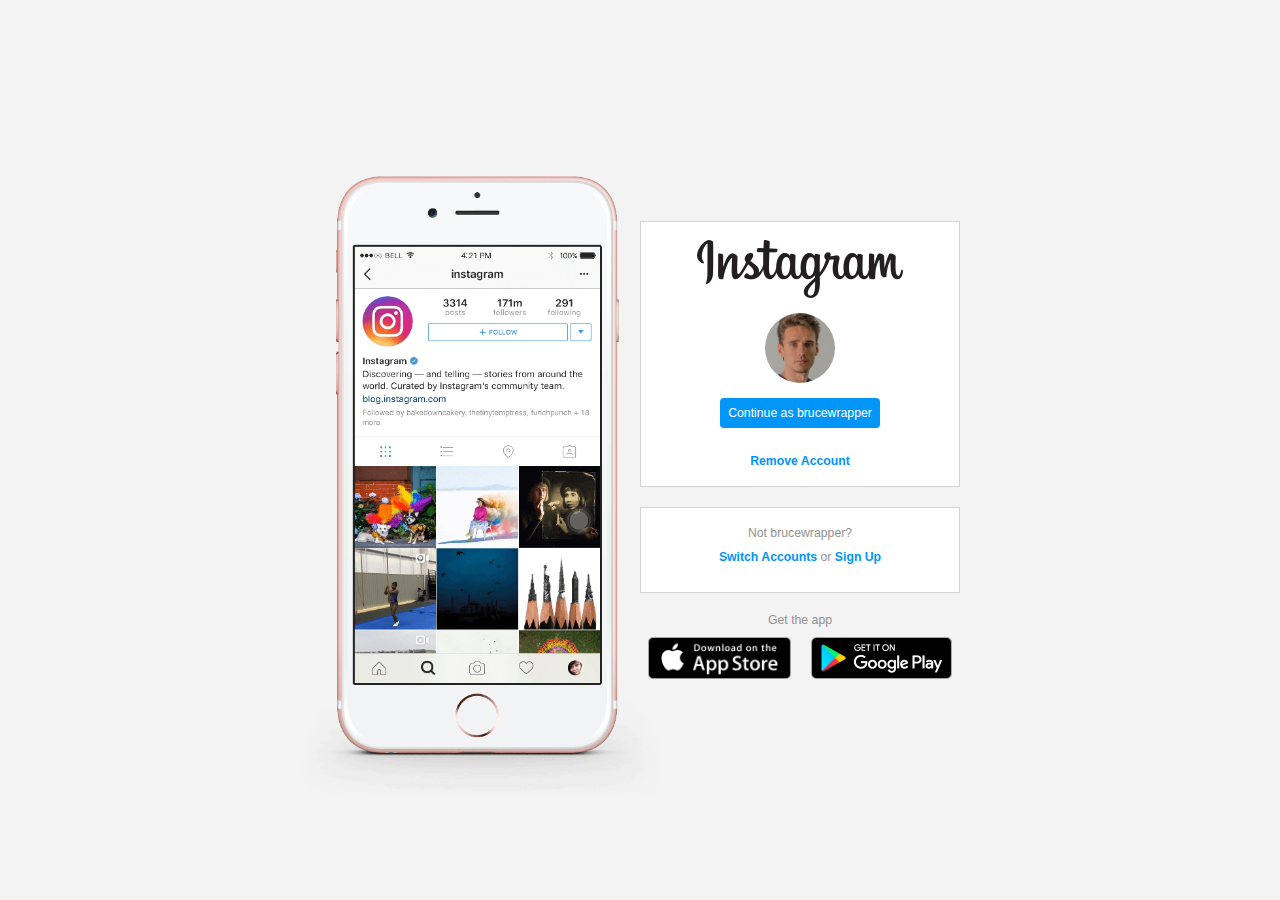
<file: bootcamp_fullstack_santander/html_css_js/projects/instagram/index.html>
<!DOCTYPE html>
<html lang="pt">
<head>
  <meta charset="UTF-8">
  <meta http-equiv="X-UA-Compatible" content="IE=edge">
  <meta name="viewport" content="width=device-width, initial-scale=1.0">
  <link rel="stylesheet" href="./css/styles.css">
  <title>Página Inicial - Instagram</title>
</head>
<body>
  <section class="instagram-wrapper">
    <div class="instagram-phone">
      <img src="./images/instagram-celular.png" alt="Celular mostrando o instagram">
    </div>

    <section class="instagram-continue">
      <article>
        <img src="./images/instagram-logo.png" alt="Instagram">

        <div class="profile-image">
          <img src="./images/avatar.jpeg" alt="Foto de perfil">
        </div>

        <button>Continue as brucewrapper</button>

        <a href="#">Remove Account</a>
      </article>

      <article>
        <p>Not brucewrapper?</p>
        <p><a href="#">Switch Accounts</a> or <a href="#">Sign Up</a></p>
      </article>

      <p>Get the app</p>

      <div class="buttons">
        <img src="./images/apple-button.png" alt="Downloade on the App Store">
        <img src="./images/googleplay-button.png" alt="Get it on Google Play">
      </div>
    </section>
  </section>
</body>
</html>
</file>
<file: bootcamp_fullstack_santander/html_css_js/projects/instagram/css/styles.css>
* {
  margin: 0;
  padding: 0;
  box-sizing: border-box;
  text-decoration: none;
  outline: 0;
  font-family: sans-serif;
  font-size: 0.875rem;
}

body {
  width: 100%;
  min-height: 100vh;
  background-color: rgb(243, 243, 243);
  display: flex;
  justify-content: center;
}

.instagram-wrapper {
  display: flex;
  align-items: center;
  justify-content: center;
  width: 50%;
}

.instagram-phone {
  width: 50%;
  display: flex;
  justify-content: center;
}

.instagram-phone img {
  height: 50rem;
}

.instagram-continue {
  display: flex;
  flex-direction: column;
  align-items: center;
  justify-content: space-around;
  width: 50%;
}

.instagram-continue article {
  display: flex;
  justify-content: space-between;
  align-items: center;
  flex-direction: column;
  background-color: #FFFFFF;
  max-width: 600px;
  padding: 1.3rem 0;
  border: 1px solid lightgrey;
  margin-bottom: 20px;
  width: 100%;
}

.instagram-continue article:nth-child(1) {
  min-height: 19rem;
}


.instagram-continue .profile-image {
  height: 70px;
  width: 70px;
  border-radius: 50%;
  display: flex;
  align-items: center;
  justify-content: center;
  overflow: hidden;
}

.profile-image img {
  height: 7rem;
}

.instagram-continue article button {
  background-color: #0095F6;
  color: #FFF;
  padding: 8px;
  border-radius: 4px;
  border: 0;
  cursor: pointer;
}

.instagram-continue article a {
  color: #0095F6;
  text-decoration: none;
  font-weight: 700;
  margin-top: 10px;
}

p {
  color: rgb(146, 145, 145);
  margin-bottom: 10px;
}

div.buttons {
  display: flex;
  flex-direction: row;
  background-color: transparent;
  border: 0;
  width: 100%;
  justify-content: center;
}

div.buttons img {
 height: 3rem;
 cursor: pointer;
}

div.buttons img:nth-child(2){
  margin-left: 20px;
}
</file>
